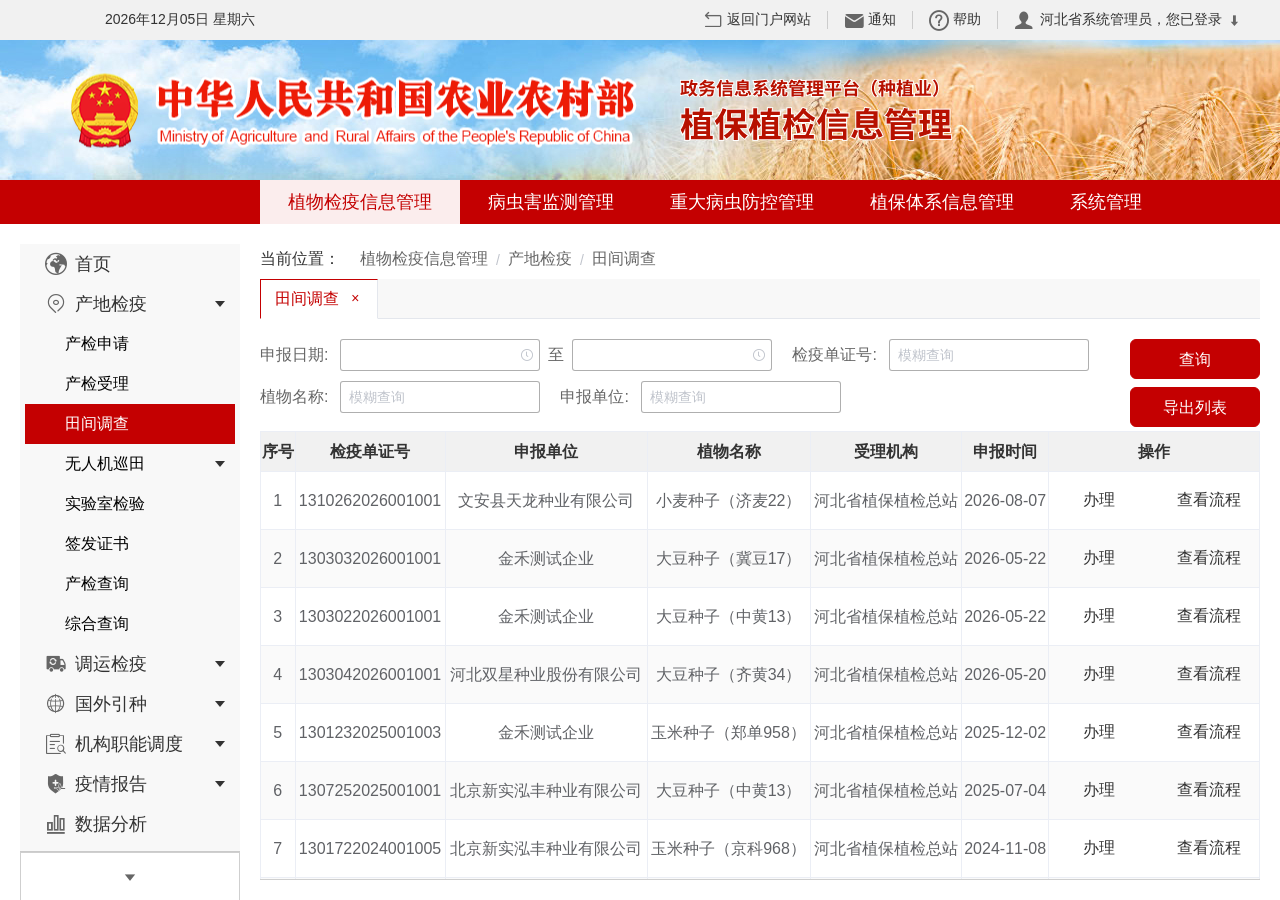
<file: pq-system-demo/index.html>
<!DOCTYPE html>
<html lang="zh-CN">
<head>
<meta charset="UTF-8">
<meta name="viewport" content="width=device-width, initial-scale=1.0">
<title>植保植检信息管理系统</title>
<link rel="stylesheet" href="assets/font_2597963_ynx8a47ygu_iconfont.css">
<link rel="stylesheet" href="styles.css">
</head>
<body>
<div id="app">

  <!-- ================= 头部 ================= -->
  <header class="mis-header">
    <div class="top-navi">
      <div class="rq" id="dateText"></div>
      <div class="user">
        <button class="navi-btn" type="button"><i class="iconfont npp-fanhuimenhuwangzhan"></i><span>返回门户网站</span></button>
        <div class="divider"></div>
        <button class="navi-btn" type="button"><i class="iconfont npp-tongzhi"></i><span>通知</span></button>
        <div class="divider"></div>
        <button class="navi-btn" type="button"><i class="iconfont npp-a-bangzhu1"></i><span>帮助</span></button>
        <div class="divider"></div>
        <span class="user-name"><i class="iconfont npp-user"></i><span>河北省系统管理员，您已登录</span></span>
        <i class="iconfont npp-arrow_down arrow-down"></i>
      </div>
    </div>
    <div class="header-logo">
      <div class="logo-container">
        <img src="assets/img_nyb_logo.05014a61.png" alt="全国农业技术推广服务中心">
      </div>
      <div class="sublogo-container">
        <img src="assets/img_protect.1e52c5a6.png" alt="植物检疫信息管理">
        <div class="subline"></div>
        <img src="assets/img_system.ad86b25a.png" alt="植保植检信息管理系统">
      </div>
    </div>
    <div class="mis-navi">
      <div class="mis-title"></div>
      <div class="module-navi" id="moduleNavi"></div>
    </div>
  </header>

  <!-- ================= 主体 ================= -->
  <section class="mis-body">
    <aside class="el-aside">
      <div class="side-menu">
        <ul class="el-menu" id="sideMenu"></ul>
      </div>
      <div class="shrink-container"><i class="iconfont npp-zhankai" style="font-size:16px"></i></div>
    </aside>

    <main class="el-main">
      <div class="page-container">
        <div class="crumb">
          <span class="text">当前位置：</span>
          <div class="el-breadcrumb" id="breadcrumb"></div>
        </div>
        <div class="cache-pages" id="cachePages"></div>
        <div class="mis-page">
          <div class="tab-container" id="tabContainer"></div>
        </div>
      </div>
    </main>
  </section>

</div>
<div id="toast"></div>

<script src="mock.js"></script>
<script src="app.js"></script>
</body>
</html>
</file>
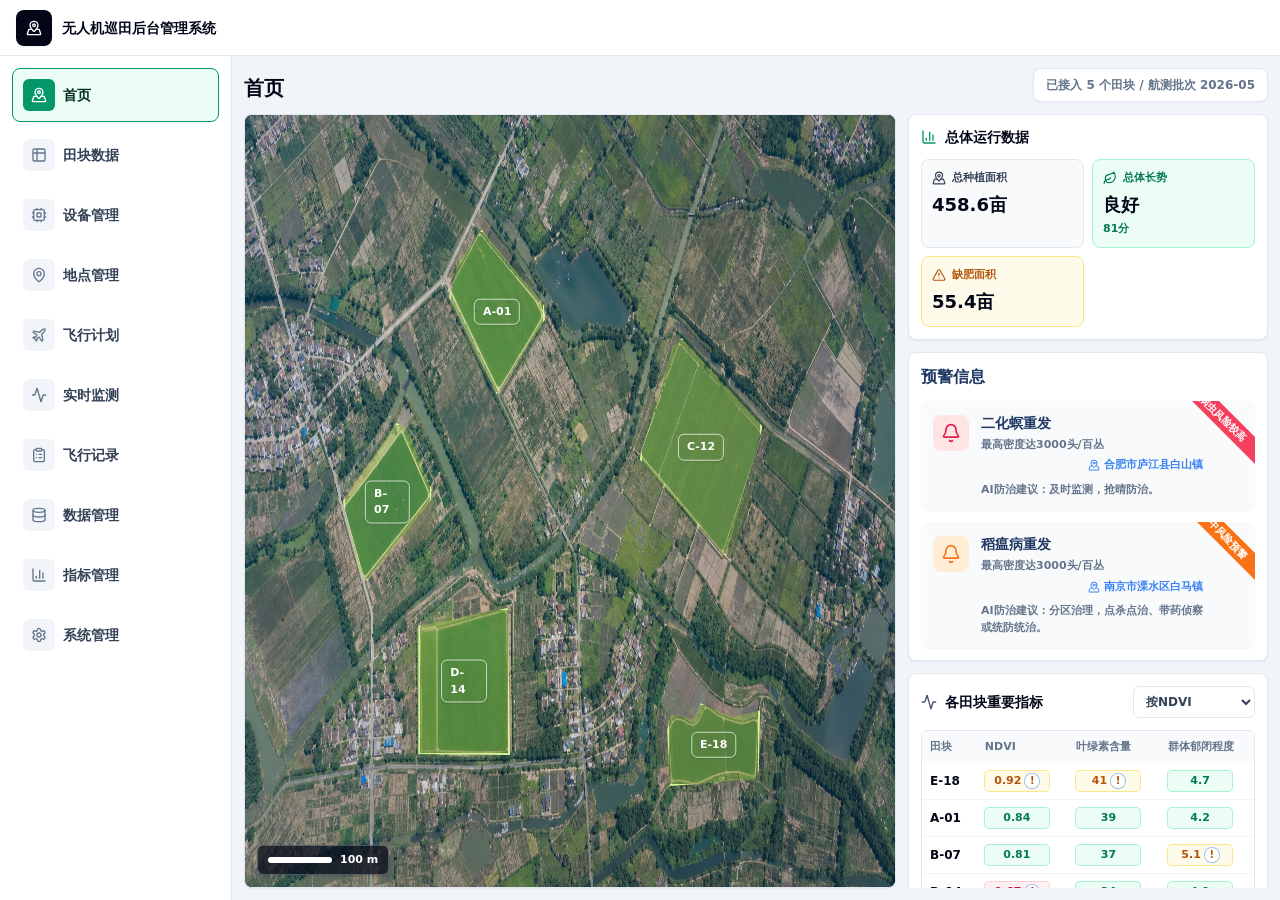
<file: pq-system-demo/uav/index.html>
<!doctype html>
<html lang="zh-CN">
  <head>
    <meta charset="UTF-8" />
    <meta name="viewport" content="width=device-width, initial-scale=1.0" />
    <title>无人机智能巡田监测管理平台</title>
    <script defer src="./assets/index-jPoBFa3D.js"></script>
  </head>
  <body>
    <div id="root"></div>
  </body>
</html>
</file>
<file: pq-system-demo/assets/font_2597963_ynx8a47ygu_iconfont.css>
@font-face {
  font-family: "iconfont"; /* Project id 2597963 */
  src: url('iconfont.woff2?t=1748412175191') format('woff2'),
       url('iconfont.woff?t=1748412175191') format('woff'),
       url('iconfont.ttf?t=1748412175191') format('truetype');
}

.iconfont {
  font-family: "iconfont" !important;
  font-size: 16px;
  font-style: normal;
  -webkit-font-smoothing: antialiased;
  -moz-osx-font-smoothing: grayscale;
}

/* 首页图标 - 使用地球图标代替 */
.npp-home:before {
  content: "\e682";
}

.npp-jinhangzhong:before {
  content: "\e685";
}

.npp-duigou:before {
  content: "\e683";
}

.npp-duigou1:before {
  content: "\e684";
}

.npp-earth:before {
  content: "\e682";
}

.npp-shujubaogao:before {
  content: "\e680";
}

.npp-arrow_down:before {
  content: "\e675";
}

.npp-arrow_top:before {
  content: "\e676";
}

.npp-suoxiao:before {
  content: "\e65b";
}

.npp-fangda:before {
  content: "\e65d";
}

.npp-tishi:before {
  content: "\e65a";
}

.npp-shujugaikuang:before {
  content: "\e654";
}

.npp-xuekefenxi:before {
  content: "\e655";
}

.npp-zhanbi:before {
  content: "\e656";
}

.npp-a-zhongzhimianji1:before {
  content: "\e658";
}

.npp-jianyizheng:before {
  content: "\e659";
}

.npp-shijian:before {
  content: "\e651";
}

.npp-paimingliebiao:before {
  content: "\e652";
}

.npp-dongtaichanliang:before {
  content: "\e650";
}

.npp-fenbuxianweizhi:before {
  content: "\e64e";
}

.npp-kuaibao:before {
  content: "\e64f";
}

.npp-zhexiantu:before {
  content: "\e64c";
}

.npp-zhezhuhunhetu:before {
  content: "\e64d";
}

.npp-nanfanjianyi:before {
  content: "\e669";
}

.npp-search:before {
  content: "\e657";
}

.npp-tongzhiguanli:before {
  content: "\e63f";
}

.npp-a-bangzhu1:before {
  content: "\e64b";
}

.npp-tongzhi:before {
  content: "\e653";
}

.npp-nyx-res:before {
  content: "\e647";
}

.npp-nyx-bd:before {
  content: "\e64a";
}

.npp-nyx-mouse:before {
  content: "\e649";
}

.npp-nyx-pes:before {
  content: "\e648";
}

.npp-nyx-need:before {
  content: "\e645";
}

.npp-nyx-pack:before {
  content: "\e646";
}

.npp-nyx-pro:before {
  content: "\e644";
}

.npp-a-3gdnfzzqk:before {
  content: "\e642";
}

.npp-a-2gdnfkyqk:before {
  content: "\e643";
}

.npp-a-1nfjdqk:before {
  content: "\e640";
}

.npp-a-4gdnfztrqk:before {
  content: "\e641";
}

.npp-a-1rjkadjb:before {
  content: "\e636";
}

.npp-a-7qgbsjyxyhswb:before {
  content: "\e637";
}

.npp-a-3cyzwzdb:before {
  content: "\e638";
}

.npp-a-8dwjyxyhswxxb:before {
  content: "\e639";
}

.npp-a-9sfbzzdb:before {
  content: "\e63a";
}

.npp-a-5xzqhzdb:before {
  content: "\e63b";
}

.npp-a-6yzzwfljxlsjb:before {
  content: "\e63c";
}

.npp-a-11xtzdb:before {
  content: "\e63d";
}

.npp-a-10xfxqzdjyxyhswlb:before {
  content: "\e63e";
}

.npp-a-2gjdqdjb:before {
  content: "\e634";
}

.npp-a-4qbzwzb:before {
  content: "\e635";
}

.npp-a-4cdjysqs:before {
  content: "\e632";
}

.npp-a-1nfzhzsp:before {
  content: "\e633";
}

.npp-a-5dyjysqs:before {
  content: "\e62e";
}

.npp-a-2cdjyhgz:before {
  content: "\e62f";
}

.npp-a-3dyjyhgz:before {
  content: "\e630";
}

.npp-jyy_zhcx01:before {
  content: "\e627";
}

.npp-jyy_zhcx03:before {
  content: "\e628";
}

.npp-jyy_zhcx02:before {
  content: "\e62b";
}

.npp-jyy_zhcx04:before {
  content: "\e62c";
}

.npp-kscx:before {
  content: "\e626";
}

.npp-cxjyyq:before {
  content: "\e623";
}

.npp-spdcx:before {
  content: "\e624";
}

.npp-flhzb:before {
  content: "\e625";
}

.npp-a-7nfdwqktjb:before {
  content: "\e622";
}

.npp-a-1hzcx:before {
  content: "\e620";
}

.npp-a-5tjzwjyzs:before {
  content: "\e610";
}

.npp-a-3kscx:before {
  content: "\e61b";
}

.npp-a-2dyjyqkdcb:before {
  content: "\e61d";
}

.npp-a-4zcdycx:before {
  content: "\e61e";
}

.npp-a-6lxtzwjyzscx:before {
  content: "\e61f";
}

.npp-a-1cdjyqkdcb:before {
  content: "\e611";
}

.npp-a-6nfsbqktjb:before {
  content: "\e612";
}

.npp-a-4tjcdjyhgz:before {
  content: "\e616";
}

.npp-a-2kscx:before {
  content: "\e617";
}

.npp-a-3zhcxtj:before {
  content: "\e618";
}

.npp-a-5lxtcdjyhgzcx:before {
  content: "\e619";
}

.npp-zhankai:before {
  content: "\e60e";
}

.npp-user:before {
  content: "\e61c";
}

.npp-bangzhu:before {
  content: "\e8c3";
}

.npp-fanhuimenhuwangzhan:before {
  content: "\e65c";
}

.npp-xinxibulu:before {
  content: "\e60c";
}

.npp-lvsefangkong:before {
  content: "\e615";
}

.npp-yuceyubao:before {
  content: "\e681";
}

.npp-canshupeizhi:before {
  content: "\e609";
}

.npp-zhuanjiazixun:before {
  content: "\e60a";
}

.npp-shujubaosongtongji:before {
  content: "\e60b";
}

.npp-cebaowulianwang:before {
  content: "\e797";
}

.npp-shujuzonghefenxiguanli:before {
  content: "\e62a";
}

.npp-tongjifenxi:before {
  content: "\e67f";
}

.npp-renwuguanli:before {
  content: "\e679";
}

.npp-bingchongzhoubao:before {
  content: "\e742";
}

.npp-zhishikuguanli:before {
  content: "\e6b8";
}

.npp-shujuguanli:before {
  content: "\e629";
}

.npp-huangchongfashengfangzhiguanli:before {
  content: "\e719";
}

.npp-huangchongquhuatu:before {
  content: "\e631";
}

.npp-huangchongfangkongzhihui:before {
  content: "\e9a1";
}

.npp-yileibingchonghai:before {
  content: "\e607";
}

.npp-changyongxinxi:before {
  content: "\e762";
}

.npp-bangongpingtai:before {
  content: "\e61a";
}

.npp-guowaiyinzhong:before {
  content: "\e699";
}

.npp-jianyiyuan:before {
  content: "\e613";
}

.npp-yiqingbaogao:before {
  content: "\e608";
}

.npp-xitongguanli:before {
  content: "\e621";
}

.npp-diaoyunjianyi:before {
  content: "\e614";
}

.npp-chandijianyi:before {
  content: "\e84f";
}

.npp-rizhiguanli:before {
  content: "\e606";
}

.npp-import:before {
  content: "\e605";
}

.npp-yonghuguanli:before {
  content: "\e602";
}

.npp-caidanguanli:before {
  content: "\e603";
}

.npp-jiaoseguanli:before {
  content: "\e604";
}

.npp-jigouguanli:before {
  content: "\e601";
}

.npp-pq:before {
  content: "\e84e";
}

.npp-sys:before {
  content: "\e62d";
}

.npp-ny:before {
  content: "\e6d2";
}

.npp-bc:before {
  content: "\e60d";
}

.npp-point:before {
  content: "\e60f";
}

.npp-warning:before {
  content: "\e71c";
}
</file>
<file: pq-system-demo/styles.css>
/* styles.css — 复刻自植保植检信息管理系统（gjny.pestiot.com）真实样式（2026-08-25 二次精确采集） */
:root {
  --red: #C40001;
  --red-light: #FBEDED;
  --gray-bg: #F8F8F8;
  --gray-bar: #F1F1F1;
  --text-1: #333333;
  --text-2: #666666;
  --text-3: #999999;
  --border-dark: rgba(0, 0, 0, 0.19);
  --input-border: rgba(0, 0, 0, 0.314);
  --table-border: #EBEEF5;
  --stripe: #FAFAFA;
  --th-bg: #F1F1F1;
}
* { margin: 0; padding: 0; box-sizing: border-box; }
html, body { height: 100%; }
body {
  font-family: "Source Han Sans CN Regular", "Source Han Sans CN", "Noto Sans SC", "Microsoft YaHei", sans-serif;
  font-size: 16px;
  color: #000;
  min-width: 1280px;
  background: #fff;
}
ul, li { list-style: none; }
button { font-family: inherit; }

#app { height: 100vh; display: flex; flex-direction: column; overflow: hidden; }

/* ============ 顶部区域 ============ */
.mis-header { flex: none; }
.top-navi {
  height: 40px;
  background: var(--gray-bar);
  color: var(--text-1);
  font-size: 14px;
  display: flex;
  align-items: center;
  padding: 0 40px 0 105px;
}
.top-navi .rq { color: var(--text-1); }
.top-navi .user { margin-left: auto; display: flex; align-items: center; }
.top-navi .divider { width: 1px; height: 18px; background: #ccc; margin: 0 16px; }
.top-navi .navi-btn {
  background: none; border: none; color: var(--text-1); font-size: 14px;
  display: inline-flex; align-items: center; cursor: default;
}
.top-navi .navi-btn .iconfont { font-size: 20px; margin-right: 4px; color: #666; }
.top-navi .user-name { display: inline-flex; align-items: center; font-size: 14px; color: var(--text-1); }
.top-navi .user-name .iconfont { font-size: 20px; margin-right: 6px; color: #666; }
.top-navi .arrow-down { font-size: 12px; color: #666; margin-left: 6px; }

.header-logo {
  height: 140px;
  background: url("assets/img_banner_bg.0dc773ba.jpg") center/cover no-repeat;
  position: relative;
}
.header-logo .logo-container { position: absolute; left: 70px; top: 50%; transform: translateY(-50%); }
.header-logo .logo-container img { height: 75px; display: block; }
.header-logo .sublogo-container { position: absolute; left: 680px; top: 50%; transform: translateY(-50%); }
.header-logo .sublogo-container img { display: block; }
.header-logo .sublogo-container .subline { width: 400px; height: 10px; }

.mis-navi {
  height: 44px;
  background: var(--red);
  display: flex;
  align-items: stretch;
}
.mis-title { width: 260px; flex: none; }
.module-navi { display: flex; }
.module {
  display: flex; align-items: center; justify-content: center;
  padding: 0 28px;
  color: #fff; font-size: 18px;
  cursor: default;
  white-space: nowrap;
}
.module.active { background: var(--red-light); color: var(--red); }

/* ============ 主体 ============ */
.mis-body { flex: 1; display: flex; overflow: hidden; }
aside.el-aside { width: 240px; flex: none; position: relative; }

.side-menu {
  width: 220px;
  margin: 20px 0 0 20px;
  background: var(--gray-bg);
  border-bottom: 1px solid var(--border-dark);
  overflow-y: auto;
  max-height: calc(100% - 68px);
}
.side-menu::-webkit-scrollbar { width: 4px; }
.side-menu::-webkit-scrollbar-thumb { background: #ddd; }
.side-menu ul.el-menu { width: 210px; margin: 0 auto; background: transparent; }

.menu-item, .submenu-title {
  height: 40px;
  display: flex;
  align-items: center;
  font-size: 18px;
  color: var(--text-1);
  padding: 0 10px 0 20px;
  position: relative;
}
.menu-item .iconfont, .submenu-title .iconfont { font-size: 22px; margin-right: 8px; color: var(--text-2); }
.menu-item .menu-icon-svg { width: 22px; height: 22px; margin-right: 8px; flex: none; }
.menu-item .arrow, .submenu-title .arrow {
  margin-left: auto; font-size: 12px; color: var(--text-1);
  transition: transform .2s;
}
.submenu-title .menu-triangle,
.nested-title .menu-triangle {
  width: 0;
  height: 0;
  margin-left: auto;
  border-left: 5px solid transparent;
  border-right: 5px solid transparent;
  border-top: 6px solid var(--text-1);
  transition: transform .2s;
}
.submenu-title .menu-triangle.open,
.nested-title .menu-triangle.open { transform: rotate(180deg); }
.submenu-title .arrow.open { transform: rotate(180deg); }

/* 仅产地检疫可交互 */
.group.interactive .submenu-title { cursor: pointer; }
.group.interactive .submenu-title:hover { background: var(--red-light); }
.group.interactive .sub-item { cursor: pointer; }
.group.interactive .sub-item:hover { background: var(--red-light); color: var(--red); }
.group.static .submenu-title, .group.static .menu-item, .menu-item.static-item { cursor: default; }

.sub-list { display: none; }
.group.open .sub-list { display: block; }
.sub-item {
  height: 40px;
  line-height: 40px;
  padding-left: 40px;
  font-size: 16px;
  color: #000;
  white-space: nowrap;
}
.sub-item.active { background: var(--red); color: #fff; }
.nested-group { color: #000; }
.nested-title {
  height: 40px; padding: 0 10px 0 40px; display: flex; align-items: center;
  font-size: 16px; cursor: pointer;
}
.nested-title:hover { background: var(--red-light); color: var(--red); }
.nested-title .arrow { margin-left: auto; font-size: 12px; transition: transform .2s; }
.nested-title .arrow.open { transform: rotate(180deg); }
.nested-list { display: none; }
.nested-group.open .nested-list { display: block; }
.nested-item { padding-left: 58px; font-size: 15px; }

.shrink-container {
  width: 220px; height: 48px;
  margin-left: 20px;
  position: absolute; bottom: 0; left: 0;
  display: flex; align-items: center; justify-content: center;
  border: 1px solid var(--border-dark);
  border-bottom: none;
  color: var(--text-2);
  font-size: 16px;
  background: #fff;
}

/* ============ 内容区 ============ */
main.el-main { flex: 1; overflow: hidden; display: flex; flex-direction: column; }
.page-container { padding: 20px; display: flex; flex-direction: column; height: 100%; overflow: hidden; }

.crumb { display: flex; align-items: center; height: 31px; margin-bottom: 4px; }
.crumb .text { color: var(--text-1); font-size: 16px; margin-right: 20px; }
.el-breadcrumb { display: flex; align-items: center; font-size: 16px; }
.el-breadcrumb .crumb-item { color: var(--text-2); }
.el-breadcrumb .crumb-item.isactive { color: var(--red); }
.el-breadcrumb .sep { margin: 0 8px; color: #C0C4CC; font-size: 14px; }

.cache-pages {
  height: 40px;
  background: var(--gray-bg);
  display: flex;
  align-items: stretch;
  border-bottom: 1px solid #E4E7ED;
  margin-bottom: 6px;
}
.cache-pages .page-tab {
  display: flex; align-items: center;
  padding: 0 14px;
  font-size: 16px;
  color: var(--text-1);
  background: var(--gray-bg);
  border-right: 1px solid #E4E7ED;
  cursor: pointer;
  position: relative;
  user-select: none;
}
.cache-pages .page-tab .tab-close {
  margin-left: 8px; font-size: 14px; color: var(--text-3);
  width: 16px; height: 16px; line-height: 15px; text-align: center;
  border-radius: 50%;
}
.cache-pages .page-tab .tab-close:hover { background: #C0C4CC; color: #fff; }
.cache-pages .page-tab.active {
  background: #fff;
  color: var(--red);
  border-top: 1px solid var(--red);
  border-left: 1px solid var(--red);
  border-bottom: 1px solid #fff;
  margin-bottom: -1px;
}
.cache-pages .page-tab.active .tab-close { color: var(--red); }

.mis-page { flex: 1; overflow-y: auto; border-bottom: 1px solid var(--border-dark); }
.mis-page::-webkit-scrollbar { width: 6px; }
.mis-page::-webkit-scrollbar-thumb { background: #ddd; }

/* ============ 查询区（Flex 左右布局） ============ */
.query-area {
  display: flex;
  align-items: flex-start;
  margin-top: 14px;
  gap: 20px;
}
.query-form {
  flex: 1;
  min-width: 0;
}
.cjcx-area {
  gap: 20px;
  width: 100%;
  margin-top: 10px;
  margin-left: 0;
}
.cjcx-form {
  display: grid;
  grid-template-columns: repeat(auto-fit, minmax(390px, 1fr));
  column-gap: 20px;
  row-gap: 10px;
  flex: 1;
  width: auto;
  height: auto;
  z-index: 1;
}
.cjcx-form > .form-item {
  position: static;
  margin: 0;
  width: auto !important;
  min-height: 41px;
  display: flex;
  align-items: center;
}
.cjcx-form > .form-item .label { flex: none; }
.cjcx-form > .form-item:nth-child(2) .label { min-width: 81px; }
.cjcx-form input.date-input { width: 140px; }
.cjcx-form .date-sep { margin: 0 12px; }
.cjcx-form > .form-item > input,
.cjcx-form > .form-item > select,
.cjcx-form > .form-item > .date-wrap,
.cjcx-form > .form-item > .org-select { position: relative; top: -1px; transform: none; }
.cjcx-form > .form-item:nth-child(6) .label { min-width: 92px; }
.cjcx-form > .form-item:nth-child(7) .label { min-width: 92px; }
.cjcx-form > .form-item:nth-child(7) .org-select,
.cjcx-form > .form-item:nth-child(7) .org-select input { width: 262px; }
.cjcx-form > .form-item:nth-child(6) input[type="text"] { width: 200px; }
.cjcx-form > .form-item:nth-child(6) .compound-select { width: 200px; min-width: 200px; margin-left: 10px; }
.cjcx-form > .form-item:nth-child(6) .custom-select { width: 200px; margin-left: 10px; }
.custom-select { position: relative; display: inline-block; height: 32px; }
.custom-select-input { width: 200px !important; height: 32px; cursor: pointer; padding-right: 28px !important; background: #fff; }
.custom-select-arrow { position: absolute; right: 9px; top: 6px; color: #C0C4CC; font-size: 18px; line-height: 18px; pointer-events: none; }
.custom-select-dropdown {
  display: none; position: absolute; left: -1px; top: 35px; z-index: 2003;
  width: 200px; height: 69px; max-height: 210px; overflow: hidden;
  box-sizing: border-box; padding: 2px 0;
  background: #fff; border: 1px solid #E4E7ED; border-radius: 4px;
  box-shadow: 0 2px 12px rgba(0, 0, 0, .1);
}
.custom-select.open .custom-select-dropdown { display: block; }
.custom-select-option { height: 32px; line-height: 32px; padding: 0 20px; font-size: 14px; color: #606266; cursor: pointer; white-space: nowrap; }
.custom-select-option:hover { background: #F5F7FA; }
.custom-select-option.selected { color: #fff; background: #C40001; }
.cjcx-form > .ext-filters {
  position: static;
  grid-column: 1 / -1;
  width: auto;
  height: auto;
  margin: 0;
  z-index: 0;
}
.cjcx-form > .ext-filters .check-row {
  display: grid;
  grid-template-columns: repeat(auto-fit, minmax(92px, 1fr));
  height: auto;
  margin: 0;
  gap: 10px 20px;
  align-items: center;
}
.cjcx-form > .ext-filters .check-row label { width: auto !important; padding: 0; }
.cjcx-form > .ext-filters .check-row label:nth-child(1),
.cjcx-form > .ext-filters .check-row label:nth-child(2),
.cjcx-form > .ext-filters .check-row label:nth-child(4),
.cjcx-form > .ext-filters .check-row label:nth-child(5),
.cjcx-form > .ext-filters .check-row label:nth-child(6),
.cjcx-form > .ext-filters .check-row label:nth-child(8) { width: 76px; }
.cjcx-form > .ext-filters .check-row label:nth-child(3),
.cjcx-form > .ext-filters .check-row label:nth-child(9) { width: 108px; }
.cjcx-form > .ext-filters .check-row label:nth-child(7) { width: 92px; }
.cjcx-area > .query-btns { width: 140px; margin-top: 0; gap: 10px; }
.cjcx-area > .query-btns .btn-primary { width: 140px; }
.cjcx-area + .table-wrap {
  width: 100%;
  height: 530px;
  margin-left: 0;
  margin-top: 6px;
  overflow: hidden;
}
.cjcx-area + .table-wrap .el-table { height: 530px; overflow: hidden; }
.form-item {
  display: inline-flex;
  align-items: center;
  margin-right: 20px;
  margin-bottom: 10px;
  vertical-align: middle;
}
.form-item .label {
  font-size: 16px; color: var(--text-2); white-space: nowrap;
  min-width: 80px; text-align: right; padding-right: 12px;
  display: inline-block; line-height: 32px; vertical-align: middle;
}
.form-item input[type="text"] {
  width: 200px; height: 32px;
  border: 1px solid var(--input-border); border-radius: 3px;
  padding: 0 8px; font-size: 16px; font-family: inherit; color: var(--text-2);
  outline: none;
}
.form-item input[type="text"]:focus { border-color: var(--red); }
.form-item input[type="text"]::placeholder { color: #C0C4CC; font-size: 14px; }
.form-item .date-input { width: 140px; }
.cjcx-form .form-item input.date-input { width: 140px; }
.form-item .date-sep { margin: 0 8px; color: var(--text-2); }
.cjcx-form .form-item .date-sep { margin: 0 12px; }
.form-item .date-wrap { position: relative; }
.form-item .date-wrap .cal-icon {
  position: absolute; right: 6px; top: 50%; transform: translateY(-50%);
  color: #C0C4CC; font-size: 14px; pointer-events: none;
}
.form-item select {
  height: 32px; min-width: 200px;
  border: 1px solid #CCCCCC; border-radius: 4px;
  padding: 0 8px; font-size: 16px; font-family: inherit; color: var(--text-2);
  background: #fff; outline: none;
}
.form-item select.operator-select { min-width: 54px; width: 54px; margin-right: 5px; padding: 0 4px; }
.form-item select.address-select { min-width: 118px; width: 118px; margin-right: 5px; }
.form-item select.unit-select { min-width: 132px; width: 132px; margin-left: 5px; }
.query-btns {
  display: flex;
  flex-direction: column;
  gap: 8px;
  flex: none;
}
.btn-primary {
  width: 130px; height: 40px;
  background: var(--red); color: #fff;
  border: 1px solid var(--red); border-radius: 6px;
  font-size: 16px; font-family: inherit;
  padding: 10px 20px;
  cursor: pointer;
}
.btn-primary:hover { opacity: .9; }
.btn-primary:active { opacity: .8; }

/* 产检查询扩展条件（radio / checkbox 行） */
.ext-filters { margin: 0 0 6px; }
.ext-filters .radio-row, .ext-filters .check-row {
  display: flex; align-items: center; flex-wrap: wrap; gap: 12px;
  margin-bottom: 10px; font-size: 16px; color: var(--text-1);
}
.ext-filters .rd, .ext-filters .ck { display: inline-flex; align-items: center; gap: 5px; cursor: pointer; }
.ext-filters input[type="radio"], .ext-filters input[type="checkbox"] { accent-color: var(--red); width: 14px; height: 14px; cursor: pointer; }

/* ============ 表格（el-table--border--striped--small 复刻） ============ */
.table-wrap { margin-top: 4px; }
.el-table {
  width: 100%;
  border-collapse: collapse;
  border: 1px solid var(--table-border);
  border-right: none;
  font-size: 16px;
  color: #606266;
  background: #fff;
}
.el-table th, .el-table td {
  border-right: 1px solid var(--table-border);
  border-bottom: 1px solid var(--table-border);
  padding: 8px 0;
  text-align: center;
  line-height: 23px;
}
.el-table th {
  background: var(--th-bg);
  color: var(--text-1);
  font-weight: 700;
  white-space: nowrap;
}
.el-table td .cell, .el-table th .cell { display: block; padding: 0 10px; word-break: break-all; }
.el-table tbody tr:nth-child(even) { background: var(--stripe); }
.el-table tbody tr:hover { background: #F5F7FA; }
.el-table .op-btn {
  background: none; border: none;
  color: var(--text-1);
  font-size: 16px; font-family: inherit;
  padding: 10px 0;
  white-space: nowrap;
  cursor: pointer;
}
.el-table td > .op-btn + .op-btn { margin-left: 16px; }
.el-table .op-btn:hover { color: var(--red); }
.el-table .field-survey-operation-cell { width: 210px; min-width: 210px; white-space: nowrap; }
.field-survey-operation-actions { display: flex; justify-content: center; min-width: 210px; }
.el-table .field-survey-operation-actions .op-btn { width: 100px; flex: 0 0 100px; }
.el-table .field-survey-operation-actions .op-btn + .op-btn { margin-left: 10px; }
.table-empty { text-align: center; color: var(--text-3); padding: 40px 0 !important; }

/* 分组表头（综合查询统计） */
.el-table.group-table th { border-bottom: 1px solid var(--table-border); }

/* ============ 分页（Element UI 传统样式） ============ */
.pagination {
  display: flex; align-items: center; justify-content: center;
  padding: 14px 5px 8px;
  font-size: 16px; color: #303133;
  gap: 5px; flex-wrap: wrap;
}
.pagination .total-info { margin-right: 12px; }
.pagination .total-info .num { color: var(--red); }
.pagination .pg-btn {
  min-width: 32px; height: 32px; padding: 0 10px;
  border: 1px solid #DCDFE6; border-radius: 3px;
  background: #F4F4F5; color: var(--text-1);
  font-size: 14px; font-family: inherit; cursor: pointer;
  display: inline-flex; align-items: center; justify-content: center;
}
.pagination .pg-btn.txt-btn { padding: 0 12px; font-size: 14px; }
.pagination .pg-btn:hover:not(.disabled):not(.active) { color: var(--red); border-color: var(--red); }
.pagination .pg-btn.disabled { color: #C0C4CC; cursor: default; background: #F4F4F5; }
.pagination .pg-btn.active { background: var(--red); border-color: var(--red); color: #fff; }
.pagination .size-select {
  height: 32px; border: 1px solid #DCDFE6; border-radius: 3px;
  font-size: 14px; padding: 0 4px; font-family: inherit; color: var(--text-1); background: #fff;
  margin-left: 8px;
}
.pagination .jump-input {
  width: 44px; height: 30px; border: 1px solid #DCDFE6; border-radius: 3px;
  text-align: center; font-size: 14px; font-family: inherit; outline: none; margin: 0 4px;
}
.pagination .jump-label { font-size: 14px; }

/* ============ 综合查询：卡片导航 ============ */
.zhcx-cards {
  display: flex; flex-wrap: wrap;
  padding: 0;
}
.nav-card {
  width: 346px; height: 240px;
  margin: 20px;
  background: #fff;
  border: 3px solid #E1E2E3;
  border-radius: 10px;
  box-shadow: rgba(0, 0, 0, 0.07) 0px 2px 12px 0px;
  display: flex; flex-direction: column; align-items: center; justify-content: center; gap: 24px;
  cursor: pointer;
  transition: border-color .2s, transform .2s;
  user-select: none;
}
.output-checks {
  display: flex; flex-wrap: wrap; gap: 12px 18px;
  margin: 12px 0 2px 80px; padding: 12px;
  border: 1px solid #EBEEF5; background: #FAFAFA;
  font-size: 15px; color: var(--text-1);
}
.output-checks .output-title { width: 100%; font-weight: 700; }
.output-checks label { display: inline-flex; align-items: center; gap: 5px; }
.output-checks input { accent-color: var(--red); }
.nav-card .myicon { font-size: 85px; color: #D2D2D2; line-height: 1; }
.nav-card .card-text { font-size: 18px; color: #000; }
.nav-card:hover { border-color: var(--red); }
.nav-card:hover .myicon { color: var(--red); }
.nav-card:active { transform: scale(.98); }

/* 综合查询子页面（pageDetail-container 复刻） */
.zhcx-sub { padding: 20px; }
.sub-topbar {
  display: flex; align-items: center;
  margin-bottom: 10px;
}
.btn-back {
  height: 32px; padding: 0 15px;
  background: var(--red); color: #fff;
  border: 1px solid var(--red); border-radius: 6px;
  font-size: 16px; font-family: inherit; cursor: pointer;
  display: inline-flex; align-items: center;
}
.btn-back:hover { opacity: .9; }

/* 机构选择下拉（orgboxTree 简化复刻） */
.org-select { position: relative; display: inline-block; }
.org-select.open { z-index: 2200; }
.org-select input {
  width: 200px; height: 32px;
  border: 1px solid var(--input-border); border-radius: 3px;
  padding: 0 24px 0 8px;
  font-size: 16px; font-family: inherit; color: var(--text-2);
  background: #fff; cursor: pointer; outline: none;
}
.org-select .org-arrow {
  position: absolute; right: 11px; top: 10px; width: 8px; height: 8px;
  border-right: 2px solid #C0C4CC; border-bottom: 2px solid #C0C4CC;
  transform: rotate(45deg); color: transparent; font-size: 0; pointer-events: none;
}
.org-dropdown {
  display: none; position: absolute; top: 38px; left: 0; z-index: 2300;
  width: 280px; height: 340px; box-sizing: border-box; overflow: hidden; background: #fff;
  border: 1px solid #E4E7ED; border-radius: 4px;
  box-shadow: 0 2px 12px rgba(0, 0, 0, .1);
  padding: 8px;
}
.org-select.open .org-dropdown { display: block; }
.org-tools { display: flex; gap: 6px; height: 40px; padding-bottom: 5px; box-sizing: border-box; }
.org-level-input, .org-search-input {
  height: 32px; box-sizing: border-box; border: 1px solid var(--input-border); border-radius: 3px;
  padding: 0 8px; font-size: 14px; font-family: inherit; color: var(--text-2); outline: none;
}
.org-level-input { width: 94px; }
.org-search-input { width: 154px; }
.org-radios {
  display: flex; flex-wrap: wrap; gap: 4px 12px;
  padding: 4px 6px 8px; margin-bottom: 6px;
  border-bottom: 1px solid var(--table-border);
  font-size: 14px; color: var(--text-1);
}
.org-radios .rd { display: inline-flex; align-items: center; gap: 4px; cursor: pointer; white-space: nowrap; }
.org-radios input[type="radio"] { accent-color: var(--red); width: 14px; height: 14px; }
.org-list { height: 284px; max-height: 284px; overflow-y: auto; border-top: 1px solid var(--table-border); padding-top: 4px; }
.org-list::-webkit-scrollbar { width: 4px; }
.org-list::-webkit-scrollbar-thumb { background: #ddd; }
.org-opt {
  padding: 6px 10px; font-size: 14px; color: var(--text-1);
  cursor: pointer; white-space: nowrap; border-radius: 3px;
}
.org-opt:hover { background: var(--red-light); color: var(--red); }

/* 区间输入（种植面积/产量 至） */
.form-item .range-input { width: 100px; }

/* ============ 产检申请（1:1 坐标复刻，2026-08-25 三次精确采集） ============ */
/* 纵向锚点(viewport)：提交按钮340 / 提示条402-462 / 大标题482-522 / 组标题544 / 首项588
   横向锚点：表单x=281 宽1200，双列600，label宽120右对齐(pr12)，内容起x=401/1001 */
.apply-wrap { padding: 10px 21px 18px; background: #fff; }
.apply-topbar {
  display: flex; align-items: flex-start;
  height: 52px; margin: 0 0 15px;
}
.apply-topbar .btn-primary { width: 130px; height: 40px; margin: 5px 0 0; }
.apply-notice {
  width: 1000px; height: 60px;
  margin: 0 auto 20px;
  background: #FBEDED; color: #000;
  font-size: 16px;
  display: flex; align-items: center; white-space: nowrap;
}
.notice-link-btn {
  flex: none; width: 98px; height: 42px; margin-left: 13px;
  background: transparent; border: 1px solid #C61802; border-radius: 4px;
  color: #C61802; font-size: 16px; font-family: inherit; cursor: pointer;
}
.notice-link-btn:hover { opacity: .85; }
.apply-card .card-title {
  text-align: center; font-size: 18px; color: #333;
  height: 40px; line-height: 40px; font-weight: 700;
  margin: 0 0 22px;
}

/* 分组容器（groupspace 1200 宽，组间距20） */
.section { width: 1200px; margin: 0 auto 20px; }
.section .sec-title {
  font-size: 16px; font-weight: 700; color: #333;
  height: 24px; line-height: 24px;
  padding-left: 10px;
  margin: 0 0 20px;
}

/* 行/列栅格（el-row / el-col-12：600px 双列） */
.form-grid { display: flex; flex-wrap: wrap; }
.form-col { width: 600px; }
.form-col.full { width: 1200px; }

/* 表单项（el-form-item：高33 下距18 → 行距51） */
.form-grid .form-item {
  display: block;
  margin: 0 0 18px 0;
  height: 33px;
  line-height: 32px;
  width: 600px;
}
.form-grid .form-col.full .form-item { width: 1200px; }
.form-grid .form-item .label {
  display: block; float: left;
  width: 120px; text-align: right; padding-right: 12px;
  font-size: 16px; color: var(--text-2); line-height: 32px;
  white-space: nowrap;
}
.form-grid .form-item .item-content {
  display: block; margin-left: 120px; line-height: 32px;
}
.form-grid .form-item input[type="text"] {
  width: 200px; height: 32px;
  border: 1px solid var(--input-border); border-radius: 4px;
  padding: 0 15px; font-size: 16px; font-family: inherit; color: var(--text-2);
  outline: none; vertical-align: middle;
}
.form-grid .form-item input[type="text"]:focus { border-color: var(--red); }
.form-grid .form-item input[type="text"]::placeholder { color: #C0C4CC; font-size: 16px; }
.form-grid .form-item select {
  height: 32px; width: 200px;
  border: 1px solid var(--input-border); border-radius: 4px;
  padding: 0 25px 0 15px; font-size: 16px; font-family: inherit; color: var(--text-2);
  outline: none; vertical-align: middle; cursor: pointer;
  appearance: none; -webkit-appearance: none;
  background: #fff url("data:image/svg+xml,%3Csvg xmlns='http://www.w3.org/2000/svg' width='12' height='12' viewBox='0 0 12 12'%3E%3Cpath d='M2 4l4 4 4-4' fill='none' stroke='%23C0C4CC' stroke-width='1.5'/%3E%3C/svg%3E") no-repeat right 8px center;
}
.form-grid .form-item select.ph-gray { color: #C0C4CC; }
/* 选择型输入（complexSelection：只读 + 右侧下拉箭头） */
.form-grid .form-item .sel-input {
  cursor: pointer; padding-right: 25px;
  background: #fff url("data:image/svg+xml,%3Csvg xmlns='http://www.w3.org/2000/svg' width='12' height='12' viewBox='0 0 12 12'%3E%3Cpath d='M2 4l4 4 4-4' fill='none' stroke='%23C0C4CC' stroke-width='1.5'/%3E%3C/svg%3E") no-repeat right 8px center;
}
.form-item input:disabled, .form-grid input:disabled, .form-grid select:disabled {
  background-color: #F5F7FA; color: var(--text-2); cursor: default;
}
.form-item textarea {
  width: 400px; height: 108px;
  border: 1px solid var(--input-border); border-radius: 4px;
  padding: 5px 15px 5px 10px; font-size: 16px; line-height: 24px;
  font-family: inherit; color: var(--text-2);
  outline: none; resize: none; vertical-align: top;
}

/* 表单内日期（前缀日历图标，pl30；单个200 / 区间140） */
.form-grid .date-wrap { display: inline-block; position: relative; vertical-align: middle; }
.form-grid .date-wrap .date-input {
  width: 200px; padding-left: 30px;
  border-radius: 4px;
}
.form-grid .date-wrap .cal-icon {
  left: 8px; right: auto; font-size: 16px;
}

/* 上传附件（el-upload picture-card：148×148 虚线卡 + 下方提示） */
.form-grid .form-item.upload-item { height: auto; }
.upload-flex { display: flex; align-items: flex-start; }
.upload-spacer { flex: none; width: 40px; height: 0; margin: 30px 10px 0 0; }
.upload-box {
  width: 148px; height: 148px;
  background: #FBFDFF;
  border: 1px dashed #C0C4CC; border-radius: 6px;
  display: flex; align-items: center; justify-content: center;
  cursor: pointer;
}
.upload-box .plus { font-size: 28px; color: #666; line-height: 1; font-style: normal; font-weight: 300; }
.upload-box:hover { border-color: var(--red); }
.upload-box:hover .plus { color: var(--red); }
.upload-tip { margin-top: 15px; font-size: 14px; color: #999; }

/* 植物明细：列头（居中16px #333，单位下拉嵌在列头）+ 单行输入行
   列宽 250/300/200/200/100/100/50，起 x=281（无label偏移） */
.form-grid .form-item.detail-item {
  width: 1200px; height: auto; line-height: normal;
  margin: 0 0 21px;
}
.form-grid .form-item.detail-item .item-content { margin-left: 0; }
.detail-box { width: 1200px; }
.detail-head {
  display: flex; width: 1200px;
  margin: 0 0 14px;
}
.detail-head .dh-cell {
  display: flex; align-items: center; justify-content: center;
  font-size: 16px; color: #333; white-space: nowrap;
}
.detail-head .dh-cell select {
  height: 32px; width: 100px; margin-left: 6px;
  border: 1px solid var(--input-border); border-radius: 4px;
  padding: 0 5px; font-size: 14px; font-family: inherit; color: var(--text-2);
  outline: none; cursor: pointer;
  appearance: none; -webkit-appearance: none;
  background: #fff url("data:image/svg+xml,%3Csvg xmlns='http://www.w3.org/2000/svg' width='12' height='12' viewBox='0 0 12 12'%3E%3Cpath d='M2 4l4 4 4-4' fill='none' stroke='%23C0C4CC' stroke-width='1.5'/%3E%3C/svg%3E") no-repeat right 4px center;
}
.detail-row { display: flex; width: 1200px; }
.detail-cell { flex: none; display: flex; align-items: center; }
.form-grid .detail-cell input[type="text"] {
  height: 32px; width: 100%;
  border: 1px solid var(--input-border); border-radius: 4px;
  padding: 0 15px; font-size: 16px; font-family: inherit; color: var(--text-2);
  outline: none;
}
.form-grid .detail-cell input[type="text"]::placeholder { color: #C0C4CC; font-size: 16px; }
.form-grid .detail-cell select {
  height: 32px; width: 100%;
  border: 1px solid var(--input-border); border-radius: 4px;
  padding: 0 20px 0 10px; font-size: 14px; font-family: inherit; color: var(--text-2);
  outline: none; cursor: pointer;
  appearance: none; -webkit-appearance: none;
  background: #fff url("data:image/svg+xml,%3Csvg xmlns='http://www.w3.org/2000/svg' width='12' height='12' viewBox='0 0 12 12'%3E%3Cpath d='M2 4l4 4 4-4' fill='none' stroke='%23C0C4CC' stroke-width='1.5'/%3E%3C/svg%3E") no-repeat right 5px center;
}
.detail-cell select.ph-gray { color: #C0C4CC; }
.detail-cell .op-btn {
  width: 50px; height: 32px;
  background: var(--red); border: 1px solid var(--red); border-radius: 4px;
  color: #fff; font-size: 16px; font-family: inherit; cursor: pointer;
}
.detail-cell .op-btn:hover { opacity: .9; }

/* ============ 操作二级页 ============ */
.operation-page { padding: 10px 0 28px; }
.operation-topbar {
  height: 44px; display: flex; align-items: center; gap: 16px;
  border-bottom: 1px solid #E4E7ED; margin-bottom: 16px;
}
.btn-back, .btn-light {
  height: 36px; min-width: 92px; padding: 0 16px;
  color: var(--red); background: #fff; border: 1px solid var(--red);
  border-radius: 4px; font-size: 16px; cursor: pointer;
}
.operation-title { color: var(--text-1); font-size: 18px; font-weight: 700; }
.operation-content { width: min(1200px, 100%); }
.case-section { margin-bottom: 18px; border: 1px solid #E4E7ED; background: #fff; }
.case-section-title {
  height: 44px; padding: 0 18px; display: flex; align-items: center;
  color: var(--text-1); font-size: 17px; font-weight: 700; background: #F8F8F8;
  border-left: 4px solid var(--red);
}
.case-grid { display: grid; grid-template-columns: repeat(2, minmax(0, 1fr)); padding: 12px 18px; }
.case-item { min-height: 42px; display: flex; align-items: center; font-size: 16px; }
.case-item span { width: 106px; color: var(--text-2); text-align: right; }
.case-item strong { color: var(--text-1); font-weight: 400; }
.handling-form { display: grid; grid-template-columns: repeat(2, minmax(0, 1fr)); gap: 16px 34px; padding: 20px 18px; }
.handling-field { display: flex; align-items: center; min-width: 0; font-size: 16px; color: var(--text-2); }
.handling-field > span { flex: none; width: 100px; text-align: right; }
.handling-field input, .handling-field select, .handling-field textarea {
  width: 100%; min-width: 0; height: 34px; border: 1px solid var(--input-border);
  border-radius: 4px; padding: 0 10px; color: var(--text-1); font: inherit; outline: none;
}
.handling-field textarea { height: 88px; padding-top: 7px; resize: vertical; }
.handling-field.full { grid-column: 1 / -1; align-items: flex-start; }
.operation-actions { display: flex; justify-content: center; gap: 12px; padding: 0 18px 20px; }
.operation-actions .btn-primary { width: auto; min-width: 112px; height: 36px; padding: 0 16px; }
.flow-timeline { padding: 20px 28px 6px; }
.flow-step { position: relative; min-height: 86px; padding: 0 0 20px 34px; color: var(--text-3); }
.flow-step:not(:last-child)::before { content: ''; position: absolute; left: 8px; top: 16px; bottom: -2px; width: 2px; background: #DCDFE6; }
.flow-dot { position: absolute; left: 1px; top: 2px; width: 16px; height: 16px; border-radius: 50%; background: #C0C4CC; }
.flow-step.done .flow-dot { background: var(--red); box-shadow: 0 0 0 4px #FBEDED; }
.flow-step strong { display: inline-block; margin-right: 18px; color: var(--text-1); font-size: 16px; }
.flow-step em { font-style: normal; font-size: 14px; }
.flow-step p { margin-top: 8px; font-size: 15px; }
.action-modal-mask {
  position: fixed; inset: 0; z-index: 9000; display: flex; align-items: center; justify-content: center;
  background: rgba(0, 0, 0, .38);
}
.action-modal { width: 560px; overflow: hidden; background: #fff; border-radius: 4px; box-shadow: 0 8px 24px rgba(0, 0, 0, .22); }
.action-modal-head { height: 54px; padding: 0 20px; display: flex; align-items: center; justify-content: space-between; font-size: 18px; color: var(--text-1); }
.modal-close { border: 0; background: none; color: #909399; font-size: 26px; line-height: 1; cursor: pointer; }
.action-modal-body { min-height: 104px; padding: 20px 42px; display: flex; align-items: center; gap: 16px; color: var(--text-2); }
.action-modal-body strong { color: var(--text-1); font-size: 18px; }
.action-modal-body p { margin-top: 8px; font-size: 16px; }
.modal-warning { width: 32px; height: 32px; display: flex; align-items: center; justify-content: center; flex: none; border-radius: 50%; background: #E6A23C; color: #fff; font-weight: 700; font-size: 22px; }
.action-modal-actions { padding: 16px 20px 20px; display: flex; justify-content: flex-end; gap: 10px; }
.action-modal-actions .btn-primary { width: auto; height: 36px; padding: 0 16px; border-radius: 4px; }
@media (max-width: 1499px) {
  .operation-content { width: 100%; }
}

/* 田间调查记录表（二级办理页） */
.field-survey-page { width: 100%; padding: 10px 0 32px; }
.field-survey-toolbar { display: flex; gap: 24px; margin-bottom: 20px; }
.field-survey-toolbar .btn-primary { width: 130px; height: 40px; }
.field-survey-toolbar .btn-light { height: 40px; min-width: 130px; }
.survey-status {
  display: grid; grid-template-columns: repeat(3, 1fr); min-height: 72px;
  margin-bottom: 16px; padding: 0 28px; align-items: center;
  border: 1px dashed #E4E7ED; color: var(--text-2); font-size: 16px;
}
.survey-status strong { margin-left: 6px; color: var(--text-1); font-weight: 400; }
.survey-title { height: 54px; line-height: 54px; text-align: center; font-size: 20px; font-weight: 700; color: #333; }
.survey-form { width: 100%; }
.survey-section { margin-bottom: 20px; }
.survey-section-title { height: 32px; line-height: 32px; padding-left: 10px; color: #333; font-size: 16px; font-weight: 700; }
.survey-grid { display: grid; grid-template-columns: repeat(2, minmax(0, 1fr)); gap: 18px 0; }
.survey-field { display: flex; align-items: center; min-width: 0; min-height: 33px; padding-right: 80px; color: var(--text-2); font-size: 16px; }
.survey-field > span { flex: none; width: 120px; padding-right: 12px; text-align: right; white-space: nowrap; }
.survey-field input, .survey-field select, .survey-field textarea {
  min-width: 0; width: 100%; height: 32px; padding: 0 10px; border: 1px solid var(--input-border);
  border-radius: 4px; background: #fff; color: var(--text-1); font: inherit; outline: none;
}
.survey-field.full { grid-column: 1 / -1; padding-right: 0; }
.survey-textarea { align-items: flex-start; }
.survey-textarea textarea { height: 108px; padding-top: 7px; resize: vertical; }
.survey-address select, .survey-address input { width: 180px; margin-right: 5px; flex: none; }
.survey-date-range input { width: 140px; flex: none; }
.survey-date-range em { margin: 0 20px; font-style: normal; color: var(--text-2); }
.survey-table { width: 100%; border-collapse: collapse; table-layout: fixed; }
.survey-table th, .survey-table td { height: 42px; padding: 5px; border: 1px solid #EBEEF5; text-align: center; font-size: 15px; color: var(--text-1); }
.survey-table th { background: #F1F1F1; font-weight: 700; }
.survey-table input { width: 100%; height: 30px; padding: 0 7px; border: 1px solid var(--input-border); border-radius: 3px; font: inherit; }
.survey-methods { padding-bottom: 8px; }
.method-options { display: flex; flex-wrap: wrap; gap: 14px 28px; padding: 6px 10px 8px; color: var(--text-1); font-size: 16px; }
.method-options label { display: inline-flex; align-items: center; gap: 5px; }
.method-options input[type="checkbox"] { width: 14px; height: 14px; accent-color: var(--red); }
.method-options input[type="text"] { width: 250px; height: 32px; padding: 0 8px; border: 1px solid var(--input-border); border-radius: 4px; font: inherit; }
.survey-pests { position: relative; }
.survey-pests .survey-field { padding-right: 130px; }
.survey-add-pest { position: absolute; right: 0; top: 45px; }
.survey-upload { display: flex; align-items: flex-start; margin-left: 120px; gap: 10px; color: var(--text-2); font-size: 16px; }
.survey-upload > span { line-height: 32px; }
.survey-photo-list { display: flex; gap: 12px; }
.drone-photo { position: relative; width: 148px; height: 110px; overflow: hidden; margin: 0; border: 1px solid #D7DCE3; border-radius: 5px; background-color: #7E9E4B; box-shadow: inset 0 0 0 1px rgba(255,255,255,.24); }
.drone-photo::before, .drone-photo::after { content: ''; position: absolute; inset: -16px; transform: rotate(-18deg); }
.drone-photo-one::before { background: repeating-linear-gradient(90deg, rgba(236,211,107,.95) 0 16px, rgba(88,131,51,.9) 16px 34px, rgba(144,174,70,.9) 34px 53px); }
.drone-photo-one::after { background: linear-gradient(112deg, transparent 42%, rgba(233,227,191,.75) 43% 47%, transparent 48%); mix-blend-mode: screen; }
.drone-photo-two { background-color: #587641; }
.drone-photo-two::before { background: repeating-linear-gradient(0deg, rgba(125,168,65,.88) 0 13px, rgba(53,102,51,.88) 14px 28px, rgba(206,186,85,.74) 29px 42px); transform: rotate(16deg) scale(1.2); }
.drone-photo-two::after { background: radial-gradient(ellipse at 60% 42%, rgba(238,226,154,.8) 0 12%, transparent 13%), linear-gradient(135deg, transparent 48%, rgba(223,215,178,.72) 49% 52%, transparent 53%); }
.drone-photo figcaption { position: absolute; right: 0; bottom: 0; left: 0; z-index: 1; padding: 4px 6px; background: rgba(0,0,0,.48); color: #fff; font-size: 12px; line-height: 16px; }
.survey-upload-box { width: 110px; height: 110px; border: 1px dashed #C0C4CC; border-radius: 5px; background: #FBFDFF; color: #666; font-size: 28px; cursor: pointer; }
.survey-upload small { margin-top: 88px; color: #999; font-size: 14px; white-space: nowrap; }
.drone-conclusion-section { border: 1px solid #D9E5D1; border-radius: 4px; background: #FBFDF9; }
.drone-conclusion-section .survey-section-title { display: flex; align-items: center; justify-content: space-between; padding-right: 14px; background: #F3F8EF; color: #486D38; }
.drone-conclusion-section .survey-section-title em { padding: 2px 8px; border: 1px solid #B9D4AA; border-radius: 10px; color: #5D8748; font-size: 12px; font-style: normal; font-weight: 400; }
.drone-conclusion-section .survey-grid { padding: 12px 0 16px; }
.drone-patrol-result { margin: 2px 34px 18px; padding: 13px 16px; border: 1px solid #F0C36A; border-radius: 5px; background: #FFF9EC; }
.drone-result-label { color: #8A6417; font-size: 13px; font-weight: 600; }
.drone-result-status { margin-top: 6px; color: #B42318; font-size: 17px; font-weight: 700; }
.drone-result-detail { margin-top: 7px; color: #66552E; font-size: 13px; line-height: 1.7; }
.survey-readonly input:disabled { border-color: #D7E2D0; background: #F4F8F1; color: #4E6345; cursor: not-allowed; }
.survey-conclusion { position: relative; display: flex; gap: 28px; width: min(1000px, 100%); min-height: 112px; margin: 10px 0 24px 34px; }
.survey-conclusion-choice { display: flex; flex-direction: column; width: 340px; color: var(--text-1); font-size: 16px; }
.survey-conclusion-choice > span { height: 32px; line-height: 32px; }
.survey-conclusion-choice select { width: 340px; height: 32px; padding: 0 10px; border: 1px solid var(--input-border); border-radius: 4px; background: #fff; color: var(--text-2); font: inherit; outline: none; }
.survey-discovery { display: none; flex-direction: column; width: 380px; color: var(--text-1); font-size: 16px; }
.survey-discovery.show { display: flex; }
.survey-discovery > span { height: 32px; line-height: 32px; }
.survey-discovery textarea { width: 380px; height: 54px; padding: 7px 10px; border: 1px solid var(--input-border); border-radius: 4px; font: inherit; outline: none; resize: vertical; }
.conclusion-mode .survey-conclusion-choice select { border-color: var(--red); }

/* ============ 无人机检疫模块 ============ */
.uav-embedded-page { width: 100%; min-height: calc(100vh - 336px); }
.uav-embedded-frame { display: block; width: 100%; height: calc(100vh - 336px); min-height: 680px; border: 0; background: #f8f8f8; }
.uav-page { padding: 10px 0 28px; }
.uav-heading { display: flex; align-items: center; justify-content: space-between; margin-bottom: 16px; }
.uav-heading h2 { font-size: 20px; line-height: 28px; color: var(--text-1); }
.uav-heading p { margin-top: 3px; color: var(--text-3); font-size: 14px; }
.uav-heading .btn-primary { width: auto; min-width: 112px; height: 36px; padding: 0 16px; }
.uav-metrics { display: grid; grid-template-columns: repeat(4, minmax(0, 1fr)); gap: 14px; margin-bottom: 16px; }
.uav-metric { min-height: 88px; display: flex; align-items: center; gap: 13px; padding: 15px 18px; border: 1px solid #E4E7ED; background: #fff; }
.uav-metric-mark { width: 9px; height: 42px; border-radius: 5px; background: var(--red); }
.uav-metric .mark-1 { background: #E6A23C; }.uav-metric .mark-2 { background: #67C23A; }.uav-metric .mark-3 { background: #409EFF; }
.uav-metric small { display: block; color: var(--text-2); font-size: 15px; }
.uav-metric strong { display: block; margin-top: 5px; color: var(--text-1); font-size: 25px; line-height: 26px; }
.uav-metric em { margin-left: 4px; color: var(--text-2); font-size: 13px; font-style: normal; font-weight: 400; }
.uav-search { display: flex; align-items: center; flex-wrap: wrap; gap: 12px 20px; margin-bottom: 16px; padding: 16px 18px; background: #F8F8F8; border: 1px solid #ECECEC; }
.uav-search-item { display: flex; align-items: center; color: var(--text-2); font-size: 15px; }
.uav-search-item input { width: 190px; height: 32px; margin-left: 8px; padding: 0 8px; border: 1px solid var(--input-border); border-radius: 3px; background: #fff; color: var(--text-1); font: inherit; outline: none; }
.uav-search .btn-primary { width: 90px; height: 32px; padding: 0; border-radius: 3px; }
.uav-map-panel { display: grid; grid-template-columns: minmax(0, 1fr) 270px; min-height: 254px; margin-bottom: 16px; overflow: hidden; border: 1px solid #E4E7ED; background: #fff; }
.uav-map { position: relative; overflow: hidden; background: linear-gradient(135deg, #E2EEDC 0 38%, #D4E5CC 38% 63%, #EAE2BD 63%); }
.uav-map-grid { position: absolute; inset: 0; opacity: .56; background-image: linear-gradient(25deg, transparent 46%, #B6C8A1 47% 49%, transparent 50%), linear-gradient(115deg, transparent 46%, #C3D2AE 47% 49%, transparent 50%); background-size: 140px 90px; }
.uav-route { position: absolute; top: 32px; bottom: 38px; left: 18%; width: 58%; border: 2px dashed var(--red); border-radius: 48% 42% 40% 54%; transform: rotate(-5deg); }
.uav-route i { position: absolute; width: 8px; height: 8px; border-radius: 50%; background: var(--red); }
.uav-route i:nth-child(1) { top: 10%; left: 14%; }.uav-route i:nth-child(2) { top: 30%; right: 8%; }.uav-route i:nth-child(3) { top: 56%; left: 45%; }.uav-route i:nth-child(4) { right: 25%; bottom: 10%; }.uav-route i:nth-child(5) { bottom: 22%; left: 8%; }
.uav-map-label { position: absolute; left: 16px; bottom: 14px; padding: 5px 10px; background: rgba(255,255,255,.88); color: #48623B; font-size: 14px; }
.uav-drone { position: absolute; top: 43%; left: 54%; width: 30px; height: 30px; border-radius: 50%; background: var(--red); color: #fff; text-align: center; line-height: 30px; box-shadow: 0 0 0 5px rgba(196,0,1,.14); }
.uav-map-side { padding: 18px; border-left: 1px solid #E4E7ED; background: #fff; }
.uav-map-side h3 { margin-bottom: 14px; color: var(--text-1); font-size: 17px; }
.uav-map-side dl { display: grid; grid-template-columns: 1fr auto; row-gap: 10px; color: var(--text-2); font-size: 14px; }
.uav-map-side dd { color: var(--text-1); font-weight: 700; }
.uav-progress { height: 8px; margin-top: 15px; overflow: hidden; border-radius: 8px; background: #EBEEF5; }.uav-progress span { display: block; height: 100%; background: var(--red); }
.uav-alert { margin-top: 12px; color: #E6A23C; font-size: 13px; }.uav-map-tip { margin-top: 16px; color: var(--text-3); font-size: 13px; line-height: 20px; }
.uav-table-section { border: 1px solid #E4E7ED; background: #fff; }
.uav-section-title { height: 46px; padding: 0 18px; display: flex; align-items: center; border-bottom: 1px solid #E4E7ED; color: var(--text-1); font-size: 17px; font-weight: 700; }
.uav-table { border: 0; }.uav-table th, .uav-table td { font-size: 14px; }.uav-status { color: #5A8441; }
.uav-detail-mask { position: fixed; inset: 0; z-index: 9100; display: flex; align-items: center; justify-content: center; background: rgba(0,0,0,.38); }
.uav-detail { width: 650px; overflow: hidden; border-radius: 4px; background: #fff; box-shadow: 0 8px 24px rgba(0,0,0,.22); }
.uav-detail-head { height: 54px; padding: 0 20px; display: flex; align-items: center; justify-content: space-between; border-bottom: 1px solid #E4E7ED; color: var(--text-1); font-size: 18px; }.uav-detail-head button { border: 0; background: none; color: #909399; font-size: 26px; cursor: pointer; }
.uav-detail-grid { display: grid; grid-template-columns: repeat(2, 1fr); gap: 18px; padding: 22px; }.uav-detail-grid div { font-size: 15px; }.uav-detail-grid span { color: var(--text-2); }.uav-detail-grid b { color: var(--text-1); font-weight: 400; }
.uav-detail-foot { padding: 0 20px 20px; text-align: center; }.uav-detail-foot .btn-primary { width: 100px; height: 36px; padding: 0; }
@media (max-width: 1499px) { .uav-metrics { grid-template-columns: repeat(2, minmax(0, 1fr)); } .uav-map-panel { grid-template-columns: minmax(0, 1fr) 240px; } }
@media (max-width: 1499px) {
  .field-survey-page { width: 100%; }
  .survey-field { padding-right: 26px; }
}

/* 发送方式（el-radio：红实心圆点14px + 文字16px #666，项距30px） */
.radio-line { display: flex; align-items: center; line-height: 32px; }
.radio-line label {
  display: inline-flex; align-items: center;
  margin-right: 30px; cursor: pointer; color: var(--text-2); font-size: 16px;
}
.radio-line input[type="radio"] { display: none; }
.radio-line .rd-dot {
  flex: none; width: 14px; height: 14px; border-radius: 50%;
  border: 1px solid #DCDFE6; background: #fff;
  margin-right: 6px;
}
.radio-line input[type="radio"]:checked + .rd-dot {
  border-color: var(--red); background: var(--red);
}

/* ============ Toast ============ */
#toast {
  position: fixed; left: 50%; bottom: 60px; transform: translateX(-50%) translateY(20px);
  background: rgba(0, 0, 0, .75); color: #fff;
  padding: 10px 22px; border-radius: 4px; font-size: 14px;
  opacity: 0; pointer-events: none; transition: all .25s; z-index: 9999;
}
#toast.show { opacity: 1; transform: translateX(-50%) translateY(0); }
</file>
